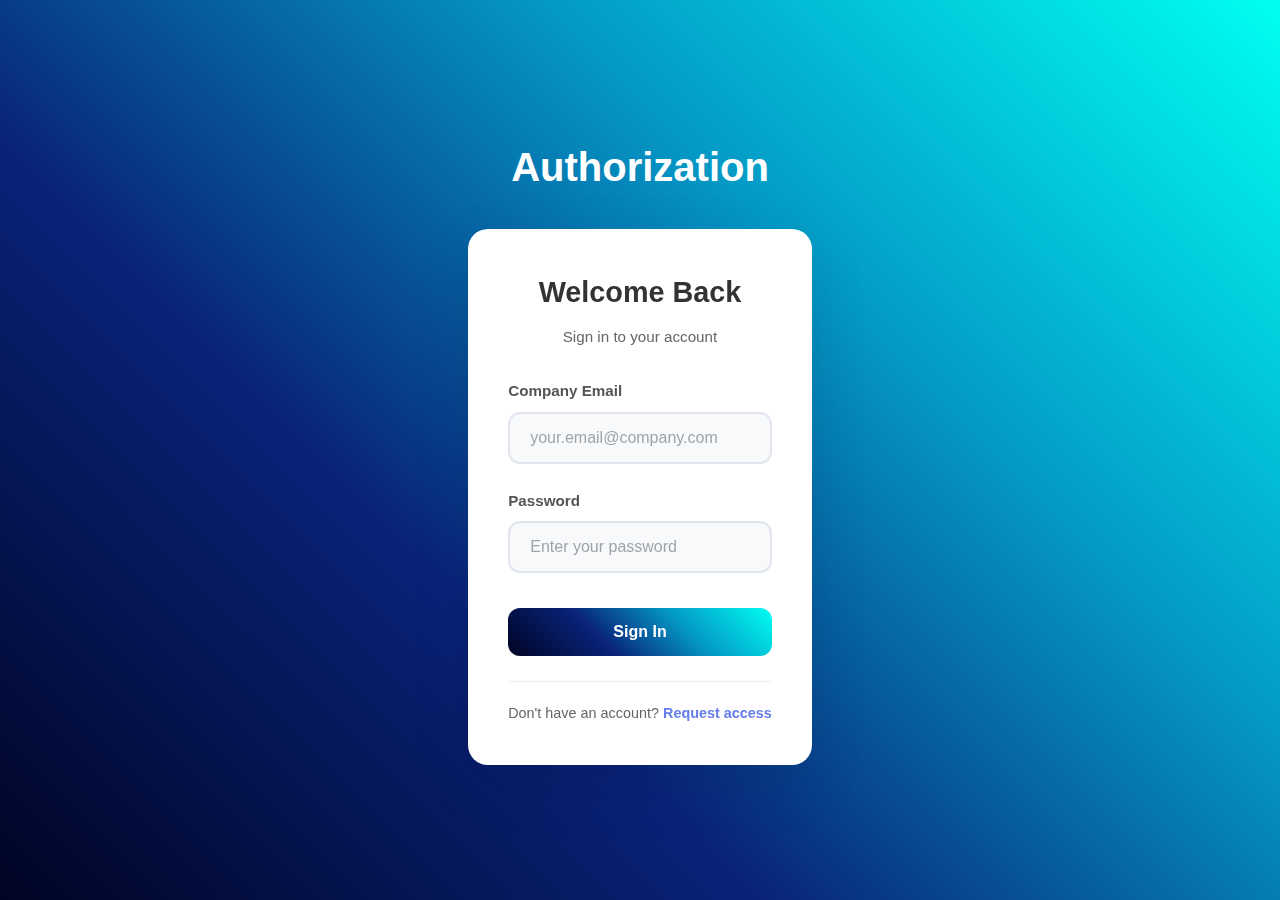
<file: frontend/index.html>
<!DOCTYPE html>
<html lang="en">
<head>
    <meta charset="UTF-8">
    <meta name="viewport" content="width=device-width, initial-scale=1.0">
    <title>Authorization</title>
    <meta name="description" content="Enterprise Authentication System">
    <!-- CSS -->
    <link rel="stylesheet" href="styles/auth-style.css">
</head>
<body class="auth-page">
    <!-- Stars Background -->
    <div class="stars-background">
        <div class="stars-container">
            <div class="star"></div>
            <div class="star"></div>
            <div class="star"></div>
            <div class="star"></div>
            <div class="star"></div>
            <div class="star"></div>
            <div class="star"></div>
            <div class="star"></div>
            <div class="star"></div>
            <div class="star"></div>
            <div class="star"></div>
            <div class="star"></div>
            <div class="star"></div>
            <div class="star"></div>
            <div class="star"></div>
        </div>
    </div>

    <div class="auth-wrapper">
        <div class="auth-container">
            <div class="auth-header">
                <div class="company-logo">
                    <h1>Authorization</h1>
                </div>
            </div>

            <div class="auth-card">
                <!-- Форма входа -->
                <form id="loginForm" class="auth-form active">
                    <h2>Welcome Back</h2>
                    <p class="auth-subtitle">Sign in to your account</p>
                    
                    <div class="form-group">
                        <label for="loginEmail" class="input-label">Company Email</label>
                        <input 
                            type="email" 
                            id="loginEmail" 
                            class="form-input"
                            placeholder="your.email@company.com"
                            required
                        >
                    </div>

                    <div class="form-group">
                        <label for="loginPassword" class="input-label">Password</label>
                        <input 
                            type="password" 
                            id="loginPassword" 
                            class="form-input"
                            placeholder="Enter your password"
                            required
                        >
                    </div>

                    <button type="submit" class="auth-button">
                        Sign In
                    </button>

                    <div class="auth-switch">
                        Don't have an account? <a href="#" id="showRegister">Request access</a>
                    </div>
                </form>

                <!-- Форма регистрации/запроса доступа -->
                <form id="registerForm" class="auth-form">
                    <h2>Request Access</h2>
                    <p class="auth-subtitle">Request access to company system</p>
                    
                    <div class="form-group">
                        <label for="regName" class="input-label">Full Name</label>
                        <input 
                            type="text" 
                            id="regName" 
                            class="form-input"
                            placeholder="Enter your full name"
                            required
                        >
                    </div>

                    <div class="form-group">
                        <label for="regEmail" class="input-label">Company Email</label>
                        <input 
                            type="email" 
                            id="regEmail" 
                            class="form-input"
                            placeholder="your.email@company.com"
                            required
                        >
                    </div>

                    <div class="form-group">
                        <label for="regDepartment" class="input-label">Department</label>
                        <select id="regDepartment" class="form-input" required>
                            <option value="">Select Department</option>
                            <option value="hr">Human Resources</option>
                            <option value="it">IT Department</option>
                            <option value="finance">Finance</option>
                            <option value="sales">Sales</option>
                            <option value="marketing">Marketing</option>
                        </select>
                    </div>

                    <div class="form-group">
                        <label for="regEmployeeId" class="input-label">Employee ID</label>
                        <input 
                            type="text" 
                            id="regEmployeeId" 
                            class="form-input"
                            placeholder="Enter your employee ID"
                            required
                        >
                    </div>

                    <div class="form-group">
                        <label for="regPassword" class="input-label">Create Password</label>
                        <input 
                            type="password" 
                            id="regPassword" 
                            class="form-input"
                            placeholder="Create a password"
                            required
                        >
                    </div>

                    <div class="form-group">
                        <label for="regConfirmPassword" class="input-label">Confirm Password</label>
                        <input 
                            type="password" 
                            id="regConfirmPassword" 
                            class="form-input"
                            placeholder="Confirm your password"
                            required
                        >
                    </div>

                    <button type="submit" class="auth-button">
                        Request Access
                    </button>

                    <div class="auth-switch">
                        Already have an account? <a href="#" id="showLogin">Sign in</a>
                    </div>
                </form>
            </div>
        </div>
    </div>

    <!-- Подключаем JavaScript -->
    <script src="js/auth.js"></script>
</body>
</html>
</file>
<file: frontend/styles/auth-style.css>
/* Базовые стили */
* {
    margin: 0;
    padding: 0;
    box-sizing: border-box;
}

body {
    font-family: 'Segoe UI', Tahoma, Geneva, Verdana, sans-serif;
    background: linear-gradient(45deg,rgba(0, 4, 36, 1) 0%, rgba(9, 35, 121, 1) 35%, rgba(4, 152, 197, 1) 66%, rgba(0, 255, 242, 1) 100%);    
    min-height: 100vh;
    display: flex;
    align-items: center;
    justify-content: center;
    padding: 20px;
    line-height: 1.6;
}

/* Основной контейнер */
.container {
    width: 100%;
    max-width: 450px;
}


.form-group {
    margin-bottom: 25px;
    text-align: left;
}

.input-label {
    display: block;
    margin-bottom: 8px;
    color: #555;
    font-weight: 600;
    font-size: 0.95rem;
    text-align: left;
}

.form-input {
    width: 100%;
    padding: 15px 20px;
    border: 2px solid #e1e5ee;
    border-radius: 12px;
    font-size: 1rem;
    transition: all 0.3s ease;
    background-color: #f8f9fa;
}

.form-input:focus {
    outline: none;
    border-color: #667eea;
    background-color: white;
    box-shadow: 0 0 0 3px rgba(102, 126, 234, 0.1);
    transform: translateY(-2px);
}

.form-input::placeholder {
    color: #a0a4a8;
}

.form-input.error {
    border-color: #e74c3c;
    background-color: #fdf2f2;
}

.form-input.error:focus {
    box-shadow: 0 0 0 3px rgba(231, 76, 60, 0.1);
}

.field-error {
    color: #e74c3c;
    font-size: 0.8rem;
    margin-top: 5px;
    text-align: left;
}

.auth-page {
    min-height: 100vh;
    display: flex;
    flex-direction: column;
    justify-content: center;
    align-items: center;
    padding: 20px;
}

.auth-container {
    width: 100%;
    max-width: 400px;
}

.auth-header {
    text-align: center;
    margin-bottom: 30px;
}

.company-logo h1 {
    color: white;
    font-size: 2.5rem;
    margin-bottom: 10px;
    font-weight: 700;
}

.auth-card {
    background: white;
    border-radius: 20px;
    box-shadow: 0 20px 60px rgba(0, 0, 0, 0.1);
    padding: 40px;
    backdrop-filter: blur(10px);
}

.auth-form {
    display: none;
}

.auth-form.active {
    display: block;
}

.auth-form h2 {
    color: #333;
    font-size: 1.8rem;
    margin-bottom: 10px;
    text-align: center;
}

.auth-subtitle {
    color: #666;
    text-align: center;
    margin-bottom: 30px;
    font-size: 0.95rem;
}

.auth-button {
    width: 100%;
    padding: 15px;
    background: linear-gradient(45deg,rgba(0, 4, 36, 1) 0%, rgba(9, 35, 121, 1) 35%, rgba(4, 152, 197, 1) 66%, rgba(0, 255, 242, 1) 100%);
    color: white;
    border: none;
    border-radius: 12px;
    font-size: 1rem;
    font-weight: 600;
    cursor: pointer;
    transition: all 0.3s ease;
    margin-top: 10px;
}

.auth-button:hover {
    transform: translateY(-2px);
    box-shadow: 0 8px 20px rgba(102, 126, 234, 0.3);
}

.auth-button:disabled {
    opacity: 0.6;
    cursor: not-allowed;
    transform: none;
}

.form-options {
    display: flex;
    justify-content: space-between;
    align-items: center;
    margin: 20px 0;
}

.checkbox-label {
    display: flex;
    align-items: center;
    cursor: pointer;
    font-size: 0.9rem;
    color: #555;
}

.checkbox-label input {
    display: none;
}

.checkmark {
    width: 18px;
    height: 18px;
    border: 2px solid #ddd;
    border-radius: 4px;
    margin-right: 8px;
    position: relative;
    transition: all 0.3s ease;
}

.checkbox-label input:checked + .checkmark {
    background: #667eea;
    border-color: #667eea;
}

.checkbox-label input:checked + .checkmark::after {
    content: '✓';
    color: white;
    position: absolute;
    top: 50%;
    left: 50%;
    transform: translate(-50%, -50%);
    font-size: 12px;
}

.forgot-password {
    color: #667eea;
    text-decoration: none;
    font-size: 0.9rem;
}

.forgot-password:hover {
    text-decoration: underline;
}

.auth-switch {
    text-align: center;
    margin-top: 25px;
    padding-top: 20px;
    border-top: 1px solid #eee;
    color: #666;
    font-size: 0.9rem;
}

.auth-switch a {
    color: #667eea;
    text-decoration: none;
    font-weight: 600;
}

.auth-switch a:hover {
    text-decoration: underline;
}

.notification {
    position: fixed;
    top: 20px;
    right: 20px;
    padding: 15px 20px;
    border-radius: 8px;
    color: white;
    box-shadow: 0 4px 12px rgba(0, 0, 0, 0.15);
    z-index: 1000;
    display: flex;
    align-items: center;
    gap: 10px;
    max-width: 400px;
    animation: slideIn 0.3s ease-out;
}

@keyframes slideIn {
    from {
        transform: translateX(100%);
        opacity: 0;
    }
    to {
        transform: translateX(0);
        opacity: 1;
    }
}

.notification-success {
    background: #27ae60;
}

.notification-error {
    background: #e74c3c;
}

.notification-info {
    background: #3498db;
}

.notification button {
    background: none;
    border: none;
    color: white;
    font-size: 1.2rem;
    cursor: pointer;
    padding: 0;
    width: 20px;
    height: 20px;
    display: flex;
    align-items: center;
    justify-content: center;
}
</file>
